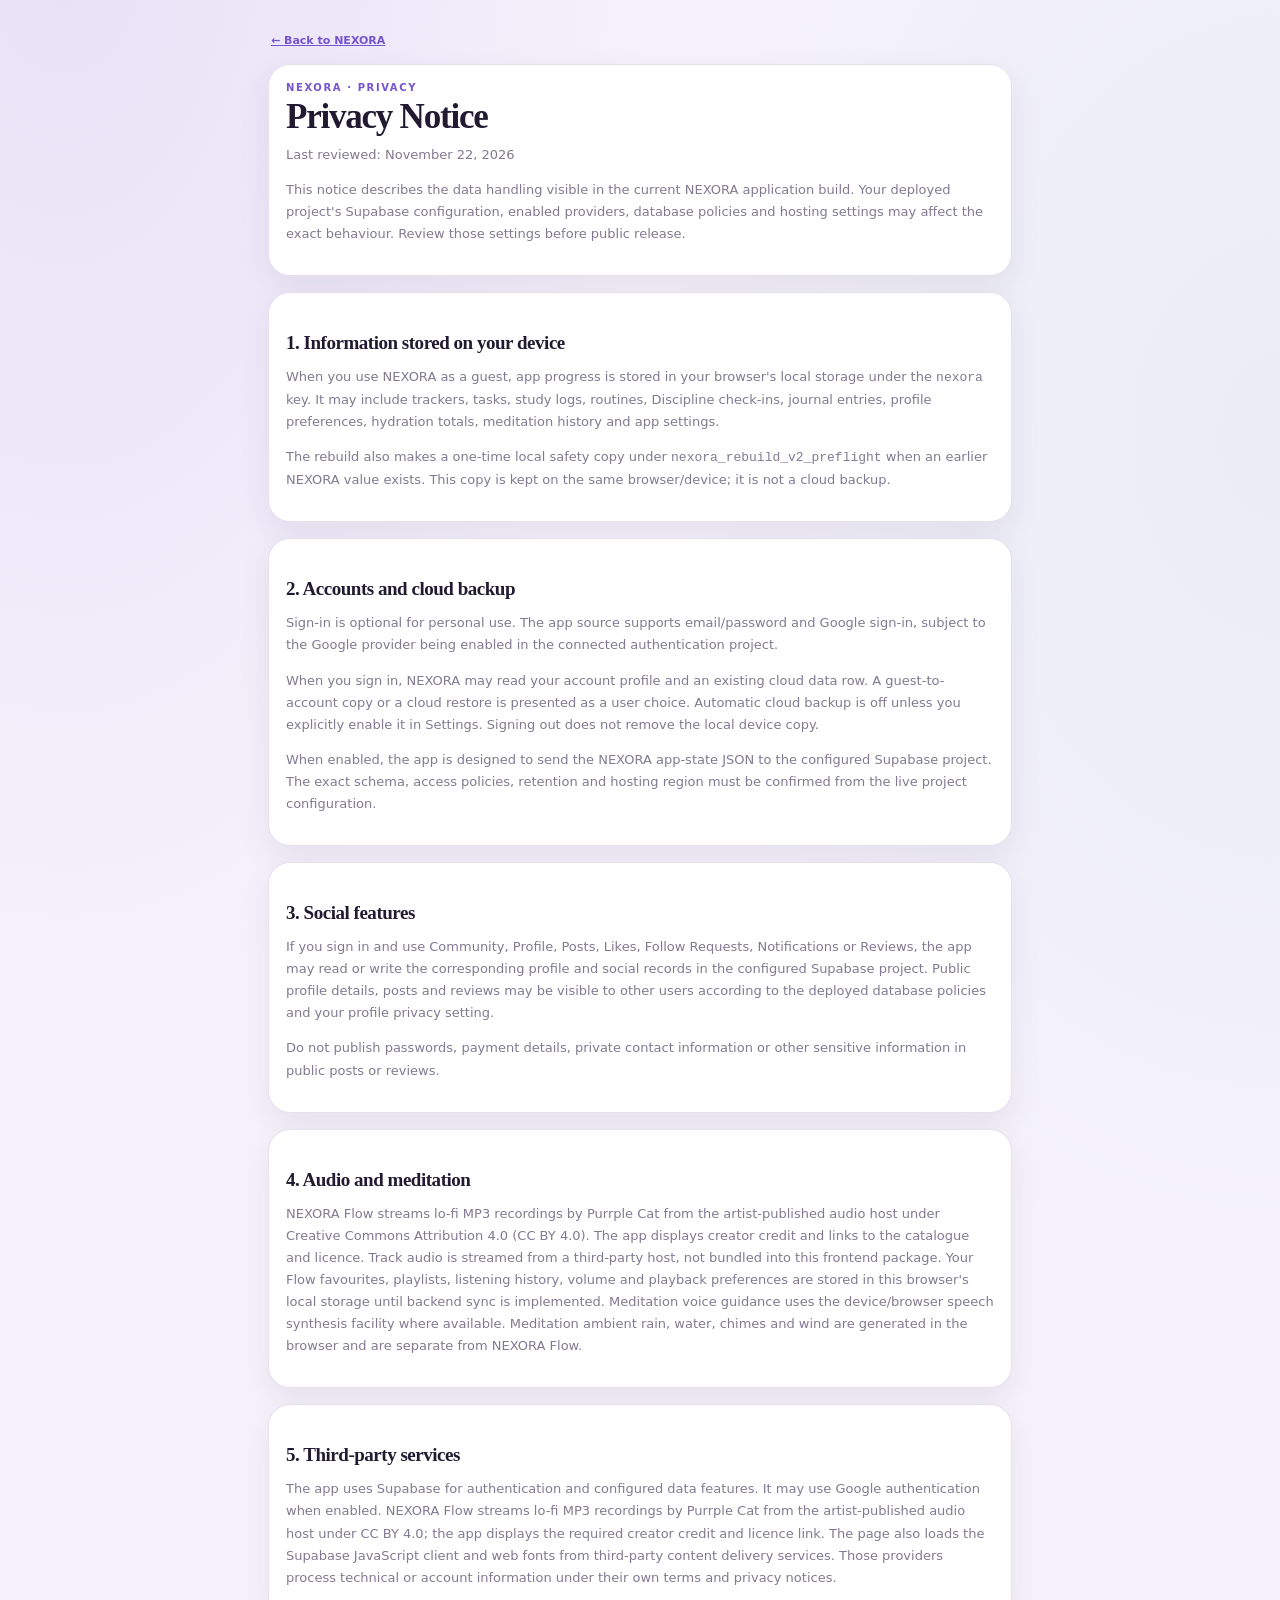
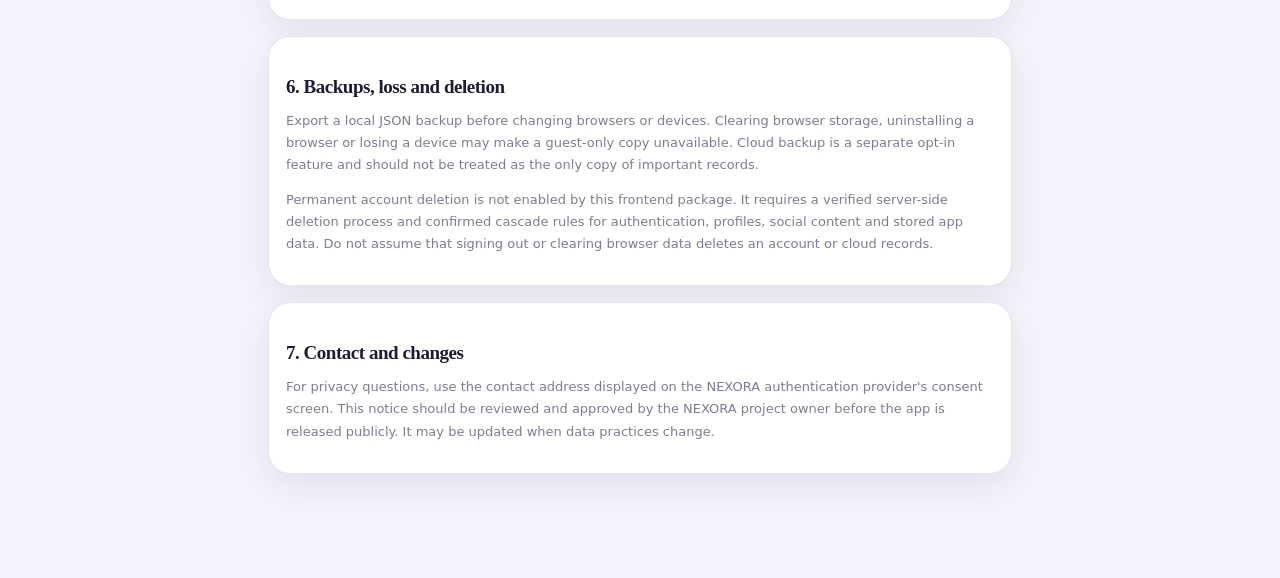
<file: privacy.html>
<!doctype html>
<html lang="en-IN">
<head>
  <meta charset="utf-8">
  <meta name="viewport" content="width=device-width,initial-scale=1">
  <meta name="color-scheme" content="light dark">
  <title>Privacy Notice | NEXORA</title>
  <link rel="stylesheet" href="./assets/nexora.css">
  <style>.legal{max-width:780px;margin:30px auto;padding:0 18px 60px}.legal .surface-card{margin:16px 0}.legal p,.legal li{font-size:13px;line-height:1.7;color:var(--muted)}.legal h2{margin-top:22px}.legal a{color:var(--primary);text-decoration:underline}</style>
</head>
<body>
  <main class="legal">
    <a class="text-button" href="./index.html">← Back to NEXORA</a>
    <section class="surface-card">
      <span class="eyebrow">NEXORA · PRIVACY</span>
      <h1>Privacy Notice</h1>
      <p>Last reviewed: November 22, 2026</p>
      <p>This notice describes the data handling visible in the current NEXORA application build. Your deployed project's Supabase configuration, enabled providers, database policies and hosting settings may affect the exact behaviour. Review those settings before public release.</p>
    </section>
    <section class="surface-card">
      <h2>1. Information stored on your device</h2>
      <p>When you use NEXORA as a guest, app progress is stored in your browser's local storage under the <code>nexora</code> key. It may include trackers, tasks, study logs, routines, Discipline check-ins, journal entries, profile preferences, hydration totals, meditation history and app settings.</p>
      <p>The rebuild also makes a one-time local safety copy under <code>nexora_rebuild_v2_preflight</code> when an earlier NEXORA value exists. This copy is kept on the same browser/device; it is not a cloud backup.</p>
    </section>
    <section class="surface-card">
      <h2>2. Accounts and cloud backup</h2>
      <p>Sign-in is optional for personal use. The app source supports email/password and Google sign-in, subject to the Google provider being enabled in the connected authentication project.</p>
      <p>When you sign in, NEXORA may read your account profile and an existing cloud data row. A guest-to-account copy or a cloud restore is presented as a user choice. Automatic cloud backup is off unless you explicitly enable it in Settings. Signing out does not remove the local device copy.</p>
      <p>When enabled, the app is designed to send the NEXORA app-state JSON to the configured Supabase project. The exact schema, access policies, retention and hosting region must be confirmed from the live project configuration.</p>
    </section>
    <section class="surface-card">
      <h2>3. Social features</h2>
      <p>If you sign in and use Community, Profile, Posts, Likes, Follow Requests, Notifications or Reviews, the app may read or write the corresponding profile and social records in the configured Supabase project. Public profile details, posts and reviews may be visible to other users according to the deployed database policies and your profile privacy setting.</p>
      <p>Do not publish passwords, payment details, private contact information or other sensitive information in public posts or reviews.</p>
    </section>
    <section class="surface-card">
      <h2>4. Audio and meditation</h2>
      <p>NEXORA Flow streams lo-fi MP3 recordings by Purrple Cat from the artist-published audio host under Creative Commons Attribution 4.0 (CC BY 4.0). The app displays creator credit and links to the catalogue and licence. Track audio is streamed from a third-party host, not bundled into this frontend package. Your Flow favourites, playlists, listening history, volume and playback preferences are stored in this browser's local storage until backend sync is implemented. Meditation voice guidance uses the device/browser speech synthesis facility where available. Meditation ambient rain, water, chimes and wind are generated in the browser and are separate from NEXORA Flow.</p>
    </section>
    <section class="surface-card">
      <h2>5. Third-party services</h2>
      <p>The app uses Supabase for authentication and configured data features. It may use Google authentication when enabled. NEXORA Flow streams lo-fi MP3 recordings by Purrple Cat from the artist-published audio host under CC BY 4.0; the app displays the required creator credit and licence link. The page also loads the Supabase JavaScript client and web fonts from third-party content delivery services. Those providers process technical or account information under their own terms and privacy notices.</p>
    </section>
    <section class="surface-card">
      <h2>6. Backups, loss and deletion</h2>
      <p>Export a local JSON backup before changing browsers or devices. Clearing browser storage, uninstalling a browser or losing a device may make a guest-only copy unavailable. Cloud backup is a separate opt-in feature and should not be treated as the only copy of important records.</p>
      <p>Permanent account deletion is not enabled by this frontend package. It requires a verified server-side deletion process and confirmed cascade rules for authentication, profiles, social content and stored app data. Do not assume that signing out or clearing browser data deletes an account or cloud records.</p>
    </section>
    <section class="surface-card">
      <h2>7. Contact and changes</h2>
      <p>For privacy questions, use the contact address displayed on the NEXORA authentication provider's consent screen. This notice should be reviewed and approved by the NEXORA project owner before the app is released publicly. It may be updated when data practices change.</p>
    </section>
  </main>
</body>
</html>
</file>
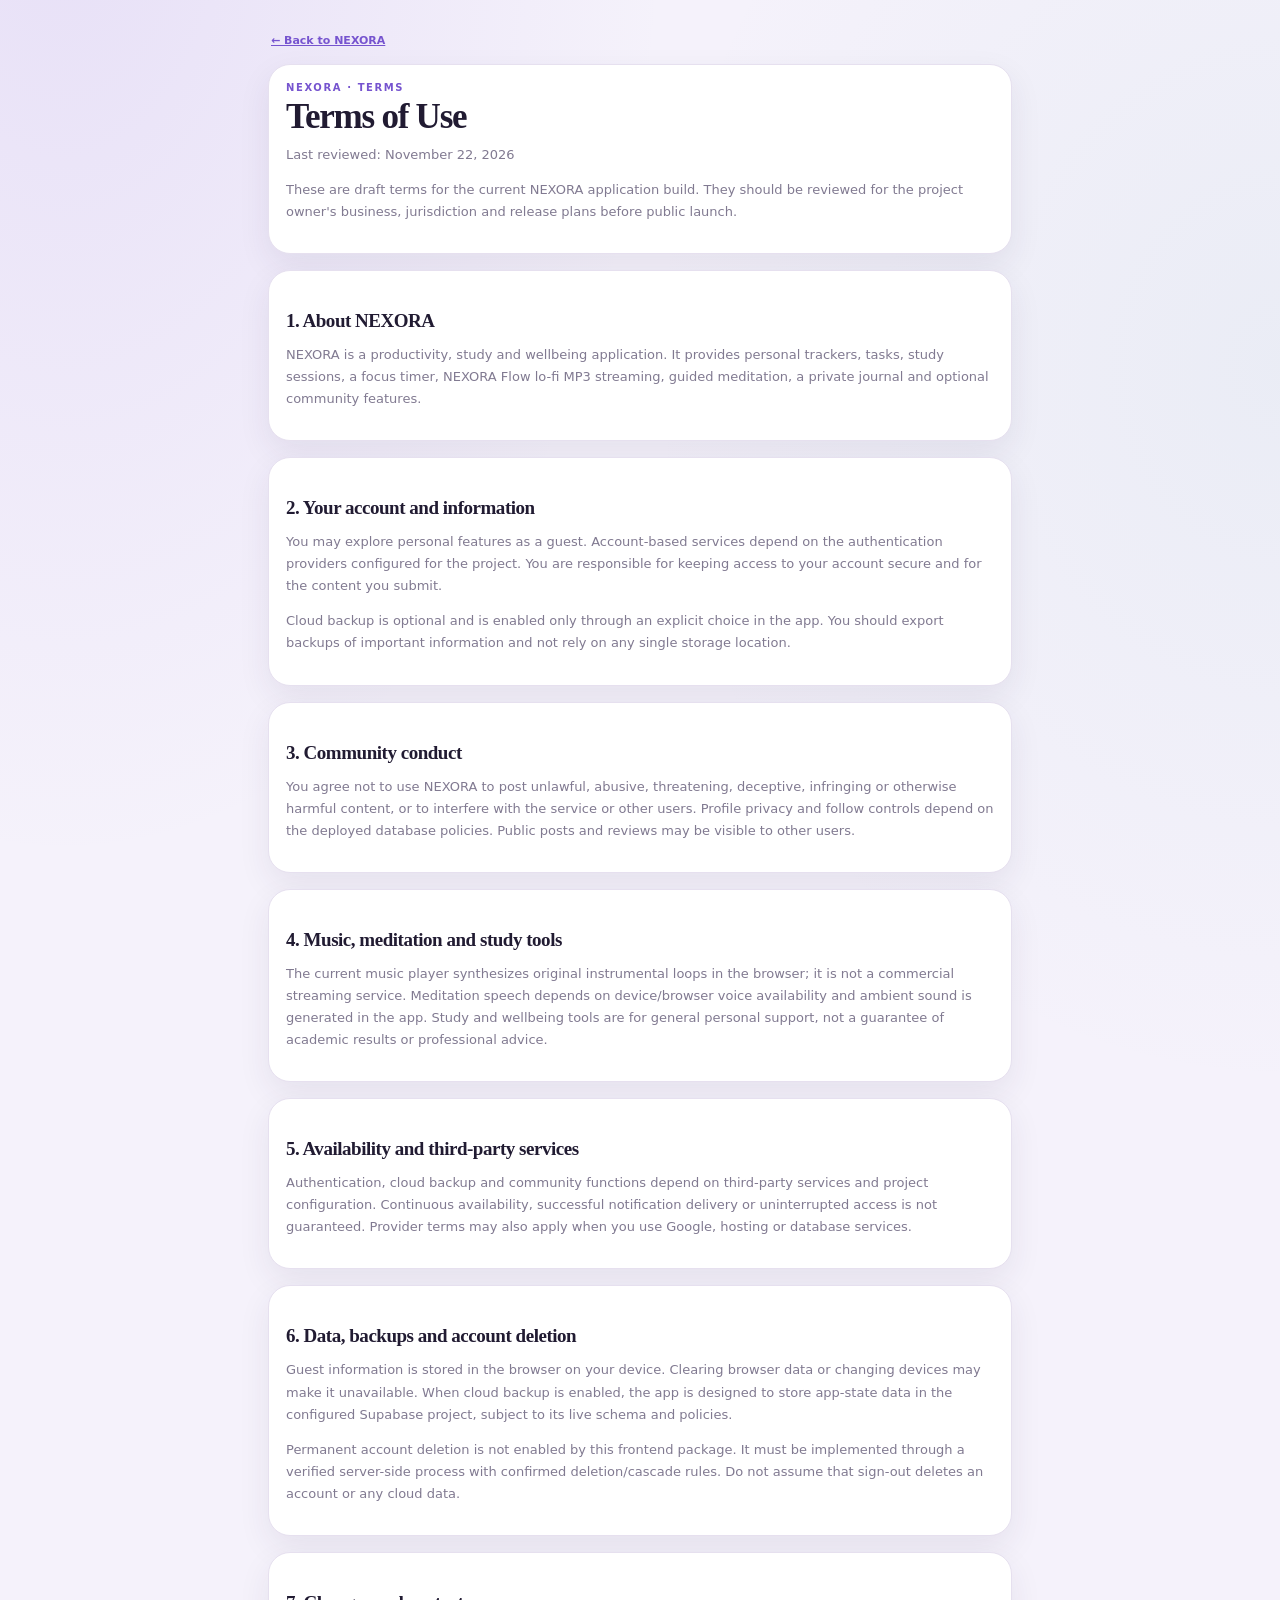
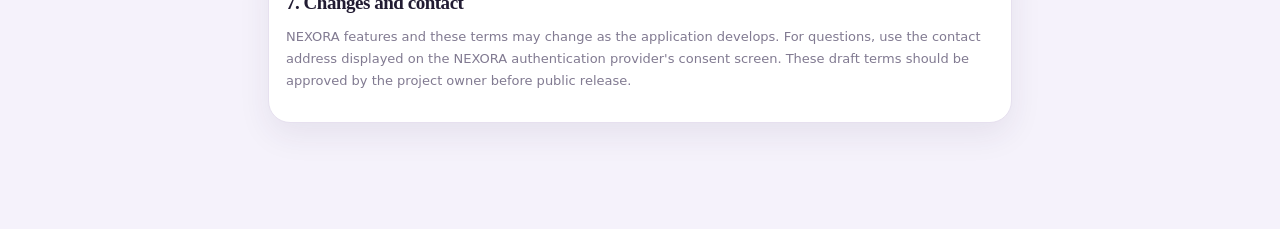
<file: terms.html>
<!doctype html>
<html lang="en-IN">
<head>
  <meta charset="utf-8">
  <meta name="viewport" content="width=device-width,initial-scale=1">
  <meta name="color-scheme" content="light dark">
  <title>Terms of Use | NEXORA</title>
  <link rel="stylesheet" href="./assets/nexora.css">
  <style>.legal{max-width:780px;margin:30px auto;padding:0 18px 60px}.legal .surface-card{margin:16px 0}.legal p,.legal li{font-size:13px;line-height:1.7;color:var(--muted)}.legal h2{margin-top:22px}.legal a{color:var(--primary);text-decoration:underline}</style>
</head>
<body>
  <main class="legal">
    <a class="text-button" href="./index.html">← Back to NEXORA</a>
    <section class="surface-card">
      <span class="eyebrow">NEXORA · TERMS</span>
      <h1>Terms of Use</h1>
      <p>Last reviewed: November 22, 2026</p>
      <p>These are draft terms for the current NEXORA application build. They should be reviewed for the project owner's business, jurisdiction and release plans before public launch.</p>
    </section>
    <section class="surface-card">
      <h2>1. About NEXORA</h2>
      <p>NEXORA is a productivity, study and wellbeing application. It provides personal trackers, tasks, study sessions, a focus timer, NEXORA Flow lo-fi MP3 streaming, guided meditation, a private journal and optional community features.</p>
    </section>
    <section class="surface-card">
      <h2>2. Your account and information</h2>
      <p>You may explore personal features as a guest. Account-based services depend on the authentication providers configured for the project. You are responsible for keeping access to your account secure and for the content you submit.</p>
      <p>Cloud backup is optional and is enabled only through an explicit choice in the app. You should export backups of important information and not rely on any single storage location.</p>
    </section>
    <section class="surface-card">
      <h2>3. Community conduct</h2>
      <p>You agree not to use NEXORA to post unlawful, abusive, threatening, deceptive, infringing or otherwise harmful content, or to interfere with the service or other users. Profile privacy and follow controls depend on the deployed database policies. Public posts and reviews may be visible to other users.</p>
    </section>
    <section class="surface-card">
      <h2>4. Music, meditation and study tools</h2>
      <p>The current music player synthesizes original instrumental loops in the browser; it is not a commercial streaming service. Meditation speech depends on device/browser voice availability and ambient sound is generated in the app. Study and wellbeing tools are for general personal support, not a guarantee of academic results or professional advice.</p>
    </section>
    <section class="surface-card">
      <h2>5. Availability and third-party services</h2>
      <p>Authentication, cloud backup and community functions depend on third-party services and project configuration. Continuous availability, successful notification delivery or uninterrupted access is not guaranteed. Provider terms may also apply when you use Google, hosting or database services.</p>
    </section>
    <section class="surface-card">
      <h2>6. Data, backups and account deletion</h2>
      <p>Guest information is stored in the browser on your device. Clearing browser data or changing devices may make it unavailable. When cloud backup is enabled, the app is designed to store app-state data in the configured Supabase project, subject to its live schema and policies.</p>
      <p>Permanent account deletion is not enabled by this frontend package. It must be implemented through a verified server-side process with confirmed deletion/cascade rules. Do not assume that sign-out deletes an account or any cloud data.</p>
    </section>
    <section class="surface-card">
      <h2>7. Changes and contact</h2>
      <p>NEXORA features and these terms may change as the application develops. For questions, use the contact address displayed on the NEXORA authentication provider's consent screen. These draft terms should be approved by the project owner before public release.</p>
    </section>
  </main>
</body>
</html>
</file>
<file: assets/nexora.css>
/* NEXORA Rebuild v2 — unified visual system */
:root{color-scheme:light;--bg:#f5f2fb;--surface:#fff;--surface-2:#f0ecf8;--ink:#211b32;--muted:#817a91;--line:#e6e0ef;--primary:#7654cf;--primary-2:#9b78ed;--primary-wash:#eee8fb;--gold:#e8c47e;--shadow:0 12px 32px rgba(47,32,80,.08);--shadow-strong:0 24px 70px rgba(25,15,45,.2);--font:'DM Sans',system-ui,sans-serif;--safe-bottom:env(safe-area-inset-bottom,0px)}
body.dark{color-scheme:dark;--bg:#100e19;--surface:#1d192a;--surface-2:#282238;--ink:#f8f5ff;--muted:#aca4bd;--line:#393149;--primary:#a17be9;--primary-2:#7652ca;--primary-wash:#352b4d;--shadow:0 14px 34px rgba(0,0,0,.25);--shadow-strong:0 24px 70px rgba(0,0,0,.48)}
*{box-sizing:border-box;-webkit-tap-highlight-color:transparent}html{scroll-behavior:smooth}body{margin:0;background:radial-gradient(ellipse at 5% -5%,rgba(149,116,222,.14),transparent 35%),radial-gradient(ellipse at 100% 20%,rgba(105,169,179,.08),transparent 35%),var(--bg);color:var(--ink);font-family:var(--font);font-size:15px;min-height:100vh;overflow-x:hidden;transition:background .2s,color .2s}button,input,select,textarea{font:inherit;color:inherit}button{cursor:pointer}button:focus-visible,input:focus-visible,textarea:focus-visible,select:focus-visible{outline:3px solid color-mix(in srgb,var(--primary) 55%,white);outline-offset:2px}a{color:inherit;text-decoration:none}[hidden]{display:none!important}
.splash{position:fixed;inset:0;z-index:10000;display:grid;place-content:center;justify-items:center;gap:10px;background:#100d19;color:white;transition:opacity .45s,visibility .45s}.splash.done{opacity:0;visibility:hidden;pointer-events:none}.splash-art{position:absolute;inset:0;background:linear-gradient(180deg,rgba(8,7,19,.18),rgba(8,7,19,.9)),url('../nexora-home-scene.png') center/cover}.splash-mark{position:relative;width:70px;height:70px;border-radius:23px;display:grid;place-items:center;background:linear-gradient(145deg,#b28df5,#6646bb);font:800 36px Manrope;box-shadow:0 12px 34px #0008}.splash-word,.splash-caption,.splash-progress{position:relative}.splash-word{font:800 17px Manrope;letter-spacing:.2em}.splash-caption{font-size:10px;letter-spacing:.15em;color:#e2d8f6}.splash-progress{width:135px;height:4px;border-radius:99px;background:#ffffff38;margin-top:13px;overflow:hidden}.splash-progress i{display:block;width:35%;height:100%;background:var(--gold);animation:splashLoad 1s ease-in-out forwards}@keyframes splashLoad{to{width:100%}}
.app-shell{max-width:940px;margin:auto;padding:0 16px calc(112px + var(--safe-bottom))}.topbar{height:68px;display:grid;grid-template-columns:44px 1fr 44px;align-items:center;gap:8px;position:sticky;top:0;z-index:70;margin:0 -16px 12px;padding:0 16px;background:color-mix(in srgb,var(--bg) 90%,transparent);border-bottom:1px solid var(--line);backdrop-filter:blur(18px)}.brand{display:flex;justify-content:center;align-items:center;gap:9px;font:800 15px Manrope;letter-spacing:.2em}.brand-symbol{width:31px;height:31px;display:grid;place-items:center;border-radius:10px;color:#fff;background:linear-gradient(145deg,#b18af2,#6545bc);font:900 17px Manrope;letter-spacing:0;box-shadow:0 5px 14px #7654cf44}.icon-button{width:42px;height:42px;border-radius:15px;display:grid;place-items:center;border:1px solid var(--line);background:var(--surface);color:var(--ink);box-shadow:0 4px 12px rgba(37,22,58,.05);font-size:23px}.icon-button svg,.bottom-nav svg{width:21px;height:21px;fill:none;stroke:currentColor;stroke-width:1.8;stroke-linecap:round;stroke-linejoin:round}.top-actions{display:flex;justify-content:flex-end}
.main-content{min-height:70vh}.page{display:none;animation:pageIn .22s ease}.page.active{display:block}@keyframes pageIn{from{opacity:.5;transform:translateY(5px)}to{opacity:1;transform:none}}.hero{position:relative;isolation:isolate;overflow:hidden;min-height:290px;border:1px solid #ffffff35;border-radius:28px;margin:7px 0 21px;padding:22px;display:flex;align-items:flex-end;color:#fff;background-size:cover;background-position:center;box-shadow:0 18px 48px rgba(29,18,54,.2)}.hero-shade{position:absolute;inset:0;z-index:-1;background:linear-gradient(90deg,rgba(9,7,21,.84),rgba(9,7,21,.4) 62%,rgba(9,7,21,.1)),linear-gradient(0deg,rgba(7,6,18,.55),transparent 65%)}.hero-copy{max-width:520px;text-shadow:0 2px 18px #0008}.hero-copy h1{font:800 clamp(30px,6.5vw,44px)/1.04 Manrope;letter-spacing:-.045em;margin:9px 0 11px;color:#fff}.hero-copy p{max-width:420px;color:#f2ebfc;line-height:1.6;margin:0;font-size:14px}.hero-home{background-image:url('../nexora-home-scene.jpg');background-position:center 44%;min-height:325px}.hero-discipline{background-image:url('../nexora-discipline-scene.png');background-position:54% 50%}.hero-study{background-image:url('../nexora-study-scene.png');background-position:center 55%}.hero-mindful{background-image:url('../nexora-mindful-scene.png');background-position:center}
.eyebrow{display:block;font-size:10px;letter-spacing:.16em;font-weight:800;color:var(--primary);text-transform:uppercase}.eyebrow.light{color:#f0ddaa}h1,h2,h3,p{margin-top:0}h1{font:800 clamp(27px,5.5vw,35px)/1.1 Manrope;letter-spacing:-.035em;margin:5px 0 7px}h2{font:800 19px Manrope;letter-spacing:-.025em;margin:0 0 10px}h3{font:800 15px Manrope;margin:0 0 8px}.muted{color:var(--muted);line-height:1.55;margin:0;font-size:13px}.fine-print{font-size:11px;line-height:1.5;color:var(--muted);margin:11px 0 0}.welcome-row{display:flex;justify-content:space-between;align-items:flex-end;gap:10px;margin:10px 2px 14px}.welcome-row h2{font-size:25px;margin:5px 0}.today-chip{padding:8px 11px;border-radius:99px;background:var(--surface-2);color:var(--muted);font-size:10px;white-space:nowrap}
.stats-grid{display:grid;grid-template-columns:repeat(3,minmax(0,1fr));gap:9px;margin:12px 0}.stats-two{grid-template-columns:repeat(2,minmax(0,1fr))}.stat-card{min-width:0;padding:15px 13px;border:1px solid var(--line);border-radius:19px;background:var(--surface);box-shadow:var(--shadow)}.stat-card span{display:block;color:var(--muted);font-size:10px;font-weight:700;line-height:1.35}.stat-card strong{display:block;font:800 27px Manrope;margin-top:5px;letter-spacing:-.04em}.tracker-feature{width:100%;display:flex;align-items:center;gap:13px;padding:17px;margin:14px 0;border-radius:23px;border:1px solid color-mix(in srgb,var(--primary) 30%,var(--line));background:linear-gradient(120deg,color-mix(in srgb,var(--primary) 12%,var(--surface)),var(--surface));box-shadow:var(--shadow);text-align:left}.feature-icon,.quick-icon,.tool-icon{width:52px;height:52px;flex:none;display:grid;place-items:center;border-radius:17px;background:linear-gradient(145deg,var(--primary),var(--primary-2));color:#fff}.feature-icon svg,.quick-icon svg,.tool-icon svg{width:26px;height:26px;fill:none;stroke:currentColor;stroke-width:1.8;stroke-linecap:round;stroke-linejoin:round}.tracker-feature>span:nth-child(2){flex:1;min-width:0}.tracker-feature small{display:block;color:var(--primary);font-size:9px;letter-spacing:.13em;font-weight:800}.tracker-feature b{display:block;font:800 20px Manrope;margin:3px 0}.tracker-feature em{display:block;color:var(--muted);font-style:normal;font-size:11px;line-height:1.45}.feature-arrow{color:var(--primary);font-size:24px}.section-heading{display:flex;justify-content:space-between;align-items:center;gap:10px;margin:19px 2px 10px}.section-heading h2{margin:0}.section-heading.compact{margin:0 0 12px}.quick-grid{display:grid;grid-template-columns:repeat(3,minmax(0,1fr));gap:9px;margin-bottom:14px}.quick-card,.tool-card{min-width:0;min-height:115px;display:flex;flex-direction:column;align-items:flex-start;justify-content:center;gap:7px;padding:14px;border:1px solid var(--line);border-radius:19px;background:var(--surface);box-shadow:var(--shadow);text-align:left}.quick-icon{width:37px;height:37px;border-radius:12px}.quick-icon svg{width:20px;height:20px}.quick-card b,.tool-card b{font-size:12px;font-weight:800}.quick-card small,.tool-card small{font-size:10px;color:var(--muted);line-height:1.35}.surface-card{padding:17px;margin:12px 0;border:1px solid var(--line);border-radius:22px;background:var(--surface);box-shadow:var(--shadow)}
.button{min-height:42px;padding:10px 14px;border:1px solid transparent;border-radius:13px;font-size:12px;font-weight:800;transition:transform .14s,filter .14s}.button:active,.quick-card:active,.tool-card:active{transform:scale(.985)}.button-primary{background:linear-gradient(120deg,var(--primary),var(--primary-2));color:white;box-shadow:0 7px 18px color-mix(in srgb,var(--primary) 25%,transparent)}.button-soft{background:var(--primary-wash);color:var(--primary);border-color:var(--line)}.button-ghost{background:transparent;color:var(--muted);border-color:var(--line)}.hero-button{margin-top:16px;border-radius:99px;padding:12px 18px}.hero-button span{font-size:17px;margin-left:5px}.text-button{border:0;background:transparent;color:var(--primary);font-size:11px;font-weight:800;padding:7px 3px}.page-title-row{display:flex;justify-content:space-between;align-items:flex-end;gap:12px;margin:12px 2px 16px}.page-title-row h1{margin:4px 0 6px}.page-title-row>div{min-width:0}.info-strip{padding:12px 14px;border-radius:15px;background:var(--primary-wash);color:var(--primary);font-size:11px;font-weight:700;line-height:1.5}.tracker-list,.record-list,.task-list{display:grid;gap:10px}.tracker-card,.record-card,.task-card,.person-card,.post-card{padding:14px;border:1px solid var(--line);border-radius:18px;background:var(--surface);box-shadow:var(--shadow)}.card-top{display:flex;align-items:center;gap:10px}.card-top>div:nth-child(2){flex:1;min-width:0}.card-title{font-weight:800;font-size:14px}.card-meta{font-size:10px;color:var(--muted);margin-top:3px;line-height:1.4}.tracker-mark{width:42px;height:42px;flex:none;display:grid;place-items:center;border-radius:14px;background:var(--primary-wash);color:var(--primary);font:800 15px Manrope}.progress-track{height:8px;border-radius:99px;background:var(--surface-2);overflow:hidden;margin:11px 0}.progress-track i{display:block;height:100%;width:0;border-radius:99px;background:linear-gradient(90deg,var(--primary),var(--gold));transition:width .2s}.inline-controls{display:flex;align-items:center;justify-content:space-between;gap:9px;flex-wrap:wrap;font-size:11px;color:var(--muted)}.inline-controls button{margin-left:4px}.row-actions{display:flex;gap:7px;flex-wrap:wrap;margin-top:10px}.task-row{display:flex;align-items:center;gap:9px;padding:9px 0;border-top:1px solid var(--line)}.task-row:first-child{border-top:0}.task-row span{flex:1;min-width:0;font-size:12px;overflow-wrap:anywhere}.task-row.done span{text-decoration:line-through;color:var(--muted)}.check-button{width:27px;height:27px;flex:none;border:1.5px solid var(--line);border-radius:9px;background:var(--surface-2);color:var(--primary);font-weight:900}.check-button.done{background:var(--primary);border-color:var(--primary);color:white}.danger-button{border:0;background:transparent;color:#ca5366;font-size:19px;padding:2px 7px}
.study-tools{display:grid;grid-template-columns:1fr 1fr;gap:10px;margin:12px 0}.tool-card{min-height:138px}.tool-icon{width:42px;height:42px;border-radius:14px}.form-grid{display:grid;grid-template-columns:1fr 1fr;gap:11px}.form-grid label,.dialog-form label,.surface-card>label{display:grid;gap:6px;font-size:11px;color:var(--muted);font-weight:800}.span-two{grid-column:1/-1}input,select,textarea{width:100%;min-width:0;padding:11px 12px;border:1px solid var(--line);border-radius:12px;background:var(--surface-2);color:var(--ink);font-size:13px}textarea{resize:vertical;line-height:1.5}input::placeholder,textarea::placeholder{color:var(--muted)}.surface-card label{margin:10px 0}.surface-card>h2{margin-bottom:12px}.hydration-card .inline-controls>div{display:flex;gap:6px}.hydration-card .button{min-height:34px;padding:7px 10px;font-size:10px}
.meditation-card{text-align:center;padding:20px}.meditation-orb{width:min(210px,62vw);height:min(210px,62vw);margin:5px auto 17px;border-radius:50%;display:grid;place-items:center;background:radial-gradient(circle at 33% 28%,#e2f5ff,#85b9d5 58%,#405b99);box-shadow:0 0 0 12px rgba(116,168,214,.1),0 18px 45px rgba(47,101,164,.24);color:#132747;font:800 34px Manrope;transition:transform 1s}.meditation-orb.playing{animation:medGlow 5s ease-in-out infinite alternate}@keyframes medGlow{to{transform:scale(1.06);box-shadow:0 0 0 19px rgba(116,168,214,.08),0 20px 50px rgba(47,101,164,.3)}}.meditation-prompt{font-size:13px;line-height:1.6;color:var(--muted);margin:0 auto 16px;max-width:420px}.meditation-actions,.voice-actions{display:flex;justify-content:center;gap:8px;flex-wrap:wrap;margin:11px 0}.sound-grid{display:grid;grid-template-columns:repeat(4,minmax(0,1fr));gap:7px;margin-top:8px}.sound-grid button{min-height:42px;border-radius:13px;border:1px solid var(--line);background:var(--surface-2);color:var(--muted);font-size:10px;font-weight:800}.sound-grid button.active{background:var(--primary-wash);border-color:var(--primary);color:var(--primary)}.segmented{display:flex;gap:6px;padding:5px;border:1px solid var(--line);border-radius:15px;background:var(--surface);margin:12px 0}.segmented button{flex:1;min-width:0;min-height:38px;padding:8px 5px;border:0;border-radius:11px;background:transparent;color:var(--muted);font-size:11px;font-weight:800}.segmented button.active{background:var(--primary);color:white}.social-view{margin-top:12px}.person-card{display:flex;align-items:center;gap:11px}.avatar{width:43px;height:43px;flex:none;border-radius:50%;display:grid;place-items:center;background:var(--primary-wash);color:var(--primary);font:800 16px Manrope;overflow:hidden}.avatar img{width:100%;height:100%;object-fit:cover}.person-card>div:nth-child(2){flex:1;min-width:0}.person-card small{display:block;color:var(--muted);font-size:10px;margin-top:3px}.post-card p{white-space:pre-wrap;overflow-wrap:anywhere;font-size:13px;line-height:1.55;margin:12px 0}.profile-card{padding:20px;border-radius:23px;background:linear-gradient(135deg,#29203e,#63489b 60%,#357b84);color:white;box-shadow:var(--shadow-strong);margin:12px 0}.profile-card .avatar{width:66px;height:66px;background:#ffffff25;color:white;border:2px solid #ffffff6a}.profile-card h2{color:white;margin:11px 0 5px}.profile-card p{color:#eee6fa;font-size:12px;line-height:1.5}.profile-stat-row{display:flex;gap:10px;flex-wrap:wrap;margin-top:14px}.profile-stat-row span{padding:8px 10px;border-radius:12px;background:#ffffff1e;font-size:10px}
.stars{display:flex;gap:5px;margin:9px 0}.stars button{width:38px;height:38px;border:1px solid var(--line);border-radius:11px;background:var(--surface-2);color:var(--muted);font-size:23px}.stars button.active{color:#dba943;border-color:#dba943;background:#dba94319}.rating-label{font-size:12px;font-weight:800;color:var(--primary);margin:2px 0 10px}.setting-row{display:flex;align-items:center;justify-content:space-between;gap:12px;padding:11px 0;border-bottom:1px solid var(--line)}.setting-row:last-child{border:0}.setting-row b{font-size:12px}.setting-row small{display:block;color:var(--muted);font-size:10px;margin-top:3px}.switch{width:47px;height:28px;border:0;border-radius:99px;background:#b8b4c2;position:relative;flex:none}.switch:after{content:"";position:absolute;left:3px;top:3px;width:22px;height:22px;background:white;border-radius:50%;transition:left .18s}.switch[aria-pressed=true]{background:var(--primary)}.switch[aria-pressed=true]:after{left:22px}.button-stack{display:grid;gap:8px;margin-top:12px}.account-summary{padding:12px;border-radius:13px;background:var(--surface-2);font-size:12px;color:var(--muted)}.coming-row{display:flex;justify-content:space-between;gap:8px;padding:10px 0;border-top:1px solid var(--line);font-size:12px}.coming-row span{color:var(--primary);font-size:10px;font-weight:800}.status-text{font-size:11px;color:var(--muted);margin-top:10px}.empty-state{padding:22px 14px;border:1px dashed var(--line);border-radius:16px;text-align:center;color:var(--muted);font-size:12px;line-height:1.5}
.menu-backdrop{position:fixed;inset:0;z-index:90;background:rgba(11,8,20,.48);opacity:0;visibility:hidden;transition:.2s}.menu-panel{position:fixed;z-index:91;left:0;top:0;bottom:0;width:min(88vw,350px);overflow:auto;padding:20px 17px calc(22px + var(--safe-bottom));background:var(--surface);border-right:1px solid var(--line);box-shadow:var(--shadow-strong);transform:translateX(-105%);transition:transform .24s ease}.menu-open .menu-backdrop{opacity:1;visibility:visible}.menu-open .menu-panel{transform:translateX(0)}.menu-brand{display:flex;align-items:center;gap:10px;padding:3px 0 20px;border-bottom:1px solid var(--line)}.menu-brand>div{flex:1}.menu-brand b{display:block;font:800 14px Manrope;letter-spacing:.15em}.menu-brand small{display:block;font-size:10px;color:var(--muted);margin-top:3px}.menu-group{display:grid;gap:3px;margin-top:18px}.menu-group>small{color:var(--primary);font-size:9px;font-weight:900;letter-spacing:.16em;margin:0 0 5px 7px}.menu-group button{display:flex;justify-content:space-between;align-items:center;min-height:43px;padding:10px;border:0;border-radius:12px;background:transparent;text-align:left;font-size:12px;font-weight:700}.menu-group button:hover{background:var(--primary-wash);color:var(--primary)}.menu-group button span{color:var(--muted)}.menu-foot{margin-top:22px;padding:13px;border-radius:14px;background:var(--surface-2);color:var(--muted);font-size:10px;line-height:1.5}
.bottom-nav{position:fixed;z-index:80;left:50%;transform:translateX(-50%);bottom:max(8px,var(--safe-bottom));width:min(calc(100% - 16px),660px);display:grid;grid-template-columns:repeat(4,1fr);gap:5px;padding:7px;border:1px solid var(--line);border-radius:23px;background:color-mix(in srgb,var(--surface) 92%,transparent);box-shadow:0 15px 42px rgba(21,12,38,.2);backdrop-filter:blur(22px)}.bottom-nav button{min-width:0;min-height:55px;display:flex;flex-direction:column;align-items:center;justify-content:center;gap:4px;border:0;border-radius:16px;background:transparent;color:var(--muted);font-size:10px;font-weight:800}.bottom-nav button.active{background:linear-gradient(135deg,var(--primary),var(--primary-2));color:white;box-shadow:0 7px 18px color-mix(in srgb,var(--primary) 35%,transparent)}
.app-dialog{width:min(calc(100% - 24px),640px);max-height:min(90vh,850px);padding:19px;border:1px solid var(--line);border-radius:24px;background:var(--surface);color:var(--ink);box-shadow:var(--shadow-strong)}.app-dialog::backdrop{background:rgba(9,7,18,.68);backdrop-filter:blur(8px)}.dialog-head{display:flex;align-items:flex-start;justify-content:space-between;gap:12px;margin-bottom:16px}.dialog-head h2{font-size:22px;margin:4px 0 0}.dialog-form{display:grid;gap:12px}.dialog-actions{display:flex;justify-content:flex-end;gap:8px;flex-wrap:wrap;margin-top:14px}.toast{position:fixed;z-index:10010;left:50%;bottom:calc(92px + var(--safe-bottom));transform:translateX(-50%) translateY(12px);opacity:0;pointer-events:none;max-width:calc(100% - 28px);padding:11px 15px;border:1px solid #ffffff20;border-radius:99px;background:#241d34;color:white;font-size:12px;font-weight:700;box-shadow:var(--shadow-strong);transition:.2s}.toast.show{opacity:1;transform:translateX(-50%) translateY(0)}.timer-display{padding:24px 12px;text-align:center;border-radius:20px;background:var(--surface-2);font:800 clamp(48px,13vw,74px)/1 Manrope;letter-spacing:-.06em;font-variant-numeric:tabular-nums;margin:10px 0}.timer-presets{display:grid;grid-template-columns:repeat(2,1fr);gap:8px}.timer-presets button{padding:12px;border:1px solid var(--line);border-radius:14px;background:var(--surface-2);text-align:left;font-size:12px;font-weight:800}.timer-presets button.active{border:2px solid var(--primary);background:var(--primary-wash);color:var(--primary)}.timer-presets small{display:block;color:var(--muted);font-size:10px;margin-top:4px}.music-categories{display:flex;gap:7px;overflow:auto;padding:2px 0 12px}.music-categories button{white-space:nowrap;padding:9px 12px;border-radius:99px;border:1px solid var(--line);background:var(--surface-2);color:var(--muted);font-size:11px;font-weight:800}.music-categories button.active{background:var(--primary);color:#fff}.music-list{display:grid;gap:7px}.music-track{display:flex;align-items:center;gap:10px;width:100%;padding:11px;border:1px solid var(--line);border-radius:15px;background:var(--surface-2);text-align:left}.music-track.active{border-color:var(--primary);background:var(--primary-wash)}.music-track i{width:33px;height:33px;display:grid;place-items:center;border-radius:50%;background:var(--primary);color:white;font-style:normal}.music-track b{display:block;font-size:12px}.music-track small{display:block;color:var(--muted);font-size:10px;margin-top:3px}.music-now{margin-top:12px;padding:15px;border-radius:18px;background:linear-gradient(140deg,#28203d,#171326);color:white}.music-now small{font-size:9px;letter-spacing:.13em;color:#c9bbdf}.music-now h3{font-size:19px;color:white;margin:6px 0}.music-controls{display:flex;justify-content:center;align-items:center;gap:12px;margin:14px}.music-controls button{width:43px;height:43px;border:0;border-radius:50%;background:var(--surface-2);font-size:18px}.music-controls button.primary{width:55px;height:55px;background:var(--primary);color:white}.volume-row{display:flex;align-items:center;gap:9px;font-size:11px;color:var(--muted)}.volume-row input{flex:1}
@media(max-width:520px){.app-shell{padding-left:13px;padding-right:13px}.topbar{margin-left:-13px;margin-right:-13px;padding:0 13px}.hero{min-height:280px;padding:18px;border-radius:23px}.hero-home{min-height:300px}.welcome-row{align-items:flex-start;flex-direction:column}.today-chip{align-self:flex-start}.stats-grid{gap:7px}.stat-card{padding:12px 10px}.stat-card strong{font-size:23px}.surface-card{padding:14px;border-radius:19px}.quick-grid{gap:7px}.quick-card{padding:11px;min-height:108px}.sound-grid{grid-template-columns:repeat(2,1fr)}.form-grid{gap:9px}.page-title-row{align-items:flex-start}.bottom-nav{bottom:max(6px,var(--safe-bottom));width:calc(100% - 12px);border-radius:21px}.app-dialog{padding:15px;border-radius:21px}}
@media(prefers-reduced-motion:reduce){*,*::before,*::after{scroll-behavior:auto!important;animation-duration:.01ms!important;transition-duration:.01ms!important}}

/* Rebuild v2 refinements */
.social-tabs{overflow-x:auto;scrollbar-width:none}.social-tabs::-webkit-scrollbar{display:none}.social-tabs button{flex:0 0 auto;min-width:78px;padding-left:11px;padding-right:11px}
html[data-scale="large"] body{font-size:16px}html[data-scale="xlarge"] body{font-size:17px}

/* Rebuild refinements */
.app-dialog{overflow-y:auto;overscroll-behavior:contain}
.social-tabs{overflow-x:auto;scrollbar-width:none;white-space:nowrap}
.social-tabs::-webkit-scrollbar,.music-categories::-webkit-scrollbar{display:none}
.photo-editor{display:flex;align-items:center;gap:12px;padding:11px;border:1px dashed var(--line);border-radius:15px;background:var(--surface-2)}
.photo-editor img{width:68px;height:68px;flex:none;border-radius:50%;object-fit:cover;background:var(--surface);border:2px solid var(--line)}
.photo-editor img[hidden]{display:none}
.photo-editor span{min-width:0;display:grid;gap:5px}.photo-editor input{padding:7px;background:transparent;border:0;font-size:11px}.photo-editor small{font-size:10px;color:var(--muted);line-height:1.4}
html[data-scale="large"] body{font-size:16px}html[data-scale="xlarge"] body{font-size:17px}
html:has(.app-dialog[open]) body{overflow:hidden}


/* NEXORA Flow — premium music room */
.bottom-nav{grid-template-columns:repeat(5,minmax(0,1fr));width:min(calc(100% - 14px),720px);gap:3px;padding:6px}
.bottom-nav button{min-height:54px;gap:3px;font-size:9px}
.bottom-nav button svg{width:20px;height:20px}
.flow-hero{position:relative;isolation:isolate;overflow:hidden;display:flex;align-items:flex-end;min-height:220px;margin:7px 0 20px;padding:23px;border-radius:27px;color:#fff;background:linear-gradient(122deg,#191528 0%,#30224a 48%,#684d92 100%);box-shadow:0 20px 48px rgba(26,15,43,.23)}
.flow-hero:before,.flow-hero:after{content:"";position:absolute;z-index:-1;border-radius:50%;filter:blur(1px)}
.flow-hero:before{width:240px;height:240px;right:-48px;top:-90px;background:radial-gradient(circle,#b697e6aa 0%,#9576c955 43%,transparent 70%)}
.flow-hero:after{width:190px;height:190px;right:95px;bottom:-130px;background:radial-gradient(circle,#a3a1d555,transparent 70%)}
.flow-hero-copy{position:relative;z-index:1;max-width:540px}.flow-hero-copy h1{font:800 clamp(34px,7vw,48px)/1.02 Manrope;letter-spacing:-.05em;margin:9px 0 10px;color:#fff}.flow-hero-copy p{max-width:430px;margin:0;color:#e6dff2;font-size:13px;line-height:1.55}.flow-artist-chip{display:inline-flex;margin-top:15px;padding:7px 10px;border:1px solid #ffffff36;border-radius:99px;background:#ffffff12;color:#f4effb;font-size:10px;font-weight:800;letter-spacing:.03em}.flow-orb{position:absolute;right:34px;top:35px;width:112px;height:112px;display:grid;place-items:center;border:1px solid #ffffff33;border-radius:50%;background:radial-gradient(circle at 35% 28%,#c5a7f3,#7c5eb0 58%,#3c3157);box-shadow:0 14px 34px #09061166,inset 0 0 0 9px #ffffff0b}.flow-orb:before,.flow-orb:after{content:"";position:absolute;inset:-13px;border:1px solid #ffffff22;border-radius:50%}.flow-orb:after{inset:-25px;border-color:#ffffff12}.flow-orb span{font-size:43px;color:white;text-shadow:0 4px 18px #25193d88}
.flow-title-row{align-items:center}.flow-section-head{display:flex;align-items:center;justify-content:space-between;gap:10px;margin-bottom:12px}.flow-section-head h2{margin:3px 0 0}.flow-count{padding:7px 10px;border:1px solid var(--line);border-radius:99px;color:var(--muted);font-size:10px;font-weight:800;white-space:nowrap}.flow-collections{display:grid;grid-template-columns:repeat(3,minmax(0,1fr));gap:8px;margin:11px 0}.flow-collection{min-height:75px;display:flex;flex-direction:column;justify-content:center;align-items:flex-start;gap:5px;padding:11px;border:1px solid var(--line);border-radius:16px;background:var(--surface-2);text-align:left;color:var(--ink)}.flow-collection b{font-size:11px}.flow-collection small{font-size:9px;line-height:1.35;color:var(--muted)}.flow-collection.active{border-color:var(--primary);background:var(--primary-wash);box-shadow:inset 0 0 0 1px var(--primary)}.flow-user-playlists{display:flex;gap:7px;overflow:auto;padding:2px 0 10px}.flow-user-playlist{flex:none;padding:8px 11px;border:1px solid var(--line);border-radius:99px;background:var(--surface);color:var(--ink);font-size:10px;font-weight:800}.flow-user-playlist span{margin-left:5px;color:var(--muted)}.flow-user-playlist.active{background:var(--primary);border-color:var(--primary);color:white}.flow-user-playlist.active span{color:#fff}.flow-search{height:44px;display:flex;align-items:center;gap:9px;margin:4px 0 13px;padding:0 12px;border:1px solid var(--line);border-radius:14px;background:var(--surface-2)}.flow-search svg{width:18px;height:18px;fill:none;stroke:var(--muted);stroke-width:1.8;stroke-linecap:round}.flow-search input{width:100%;min-width:0;border:0;outline:none;background:transparent;font-size:12px}.flow-search kbd{color:var(--muted);font-size:18px}.flow-track-list{display:grid;gap:7px}.flow-track-row{display:flex;align-items:center;gap:4px;min-width:0;padding:5px;border:1px solid transparent;border-radius:15px;background:var(--surface-2)}.flow-track-row.current{border-color:var(--primary);background:var(--primary-wash)}.flow-track-main{flex:1;min-width:0;display:flex;align-items:center;gap:10px;padding:6px;border:0;background:transparent;text-align:left}.flow-track-index{width:32px;height:32px;flex:none;display:grid;place-items:center;border-radius:11px;background:var(--surface);color:var(--primary);font-size:10px;font-weight:900}.flow-track-text{flex:1;min-width:0}.flow-track-text b{display:block;overflow:hidden;text-overflow:ellipsis;white-space:nowrap;font-size:12px}.flow-track-text small{display:block;margin-top:3px;color:var(--muted);font-size:9px}.flow-track-duration{color:var(--muted);font-size:10px;font-variant-numeric:tabular-nums}.flow-row-icon,.flow-icon-action{width:34px;height:34px;flex:none;border:0;border-radius:11px;background:transparent;color:var(--muted);font-size:18px}.flow-row-icon.saved,.flow-icon-action{color:var(--primary)}.flow-player-card{position:relative;overflow:hidden;margin:14px 0;padding:17px;border:1px solid #ffffff20;border-radius:24px;background:linear-gradient(135deg,#211a32,#34254d 65%,#503b71);color:white;box-shadow:0 18px 42px rgba(25,15,43,.25)}.flow-player-card:before{content:"";position:absolute;right:-55px;top:-100px;width:220px;height:220px;border-radius:50%;background:#9c7bca22;pointer-events:none}.flow-player-top{position:relative;display:flex;align-items:center;gap:12px}.flow-cover{width:55px;height:55px;flex:none;display:grid;place-items:center;border:1px solid #ffffff2a;border-radius:17px;background:linear-gradient(145deg,#b69adf,#69508f);font-size:25px;box-shadow:0 8px 20px #08051055}.flow-player-meta{flex:1;min-width:0}.flow-player-meta small{color:#cabbe2;font-size:8px;font-weight:900;letter-spacing:.15em}.flow-player-meta h2{overflow:hidden;margin:4px 0 3px;color:white;font:800 16px Manrope;text-overflow:ellipsis;white-space:nowrap}.flow-player-meta p{margin:0;color:#c9bed8;font-size:10px}.flow-icon-action{background:#ffffff13;color:white;font-size:22px}.flow-icon-action:disabled{opacity:.4}.flow-seek-row{display:flex;align-items:center;gap:9px;margin:17px 0 10px;color:#d3c9e1;font-size:9px;font-variant-numeric:tabular-nums}.flow-seek-row input{flex:1;min-width:0;accent-color:#d4b6ff}.flow-player-controls{display:flex;align-items:center;justify-content:center;gap:clamp(9px,3.5vw,20px)}.flow-player-controls button{width:38px;height:38px;display:grid;place-items:center;border:0;border-radius:50%;background:transparent;color:#e7def3;font-size:18px}.flow-player-controls button.active{color:#d7bcff;background:#ffffff16}.flow-player-controls .flow-play-button{width:54px;height:54px;background:#b48be8;color:#21172e;font-size:21px;box-shadow:0 8px 22px #0c081b55}.flow-volume-row{display:flex;align-items:center;gap:9px;margin-top:14px;color:#c7bad9;font-size:9px}.flow-volume-row input{flex:1;min-width:0;accent-color:#c8a6f0}.flow-credit{display:flex;align-items:flex-start;gap:11px;margin:12px 0 22px;padding:13px;border:1px solid var(--line);border-radius:17px;background:var(--surface)}.flow-credit-icon{width:30px;height:30px;flex:none;display:grid;place-items:center;border-radius:10px;background:var(--primary-wash);color:var(--primary);font-weight:900}.flow-credit b{font-size:11px}.flow-credit p{margin:4px 0 0;color:var(--muted);font-size:9px;line-height:1.55}.flow-credit a{color:var(--primary);text-decoration:underline;text-underline-offset:2px}
@media(max-width:520px){.bottom-nav{width:calc(100% - 10px);gap:1px;padding:5px}.bottom-nav button{min-height:52px;font-size:8px;border-radius:14px}.bottom-nav button svg{width:19px;height:19px}.flow-hero{min-height:205px;padding:18px;border-radius:23px}.flow-orb{right:18px;top:24px;width:76px;height:76px;opacity:.86}.flow-orb span{font-size:32px}.flow-orb:before{inset:-8px}.flow-orb:after{inset:-15px}.flow-collections{grid-template-columns:repeat(2,minmax(0,1fr))}.flow-title-row{align-items:flex-start}.flow-title-row .button{padding:9px 10px;font-size:10px}.flow-player-card{padding:14px}.flow-player-controls{gap:7px}}
@media(prefers-reduced-motion:reduce){.flow-orb,.flow-hero:before,.flow-hero:after{animation:none!important}}

.flow-playlist-pair{display:inline-flex;align-items:center;flex:none;gap:2px}.flow-playlist-delete{width:25px;height:25px;flex:none;border:0;border-radius:50%;background:var(--surface-2);color:var(--muted);font-size:17px;line-height:1}.flow-playlist-delete:focus-visible{outline:2px solid var(--primary);outline-offset:2px}#bottomNav [data-page="flow"] span{font-size:8px;letter-spacing:-.25px;white-space:nowrap}@media(max-width:360px){#bottomNav [data-page="flow"] span{font-size:7px}}
</file>
